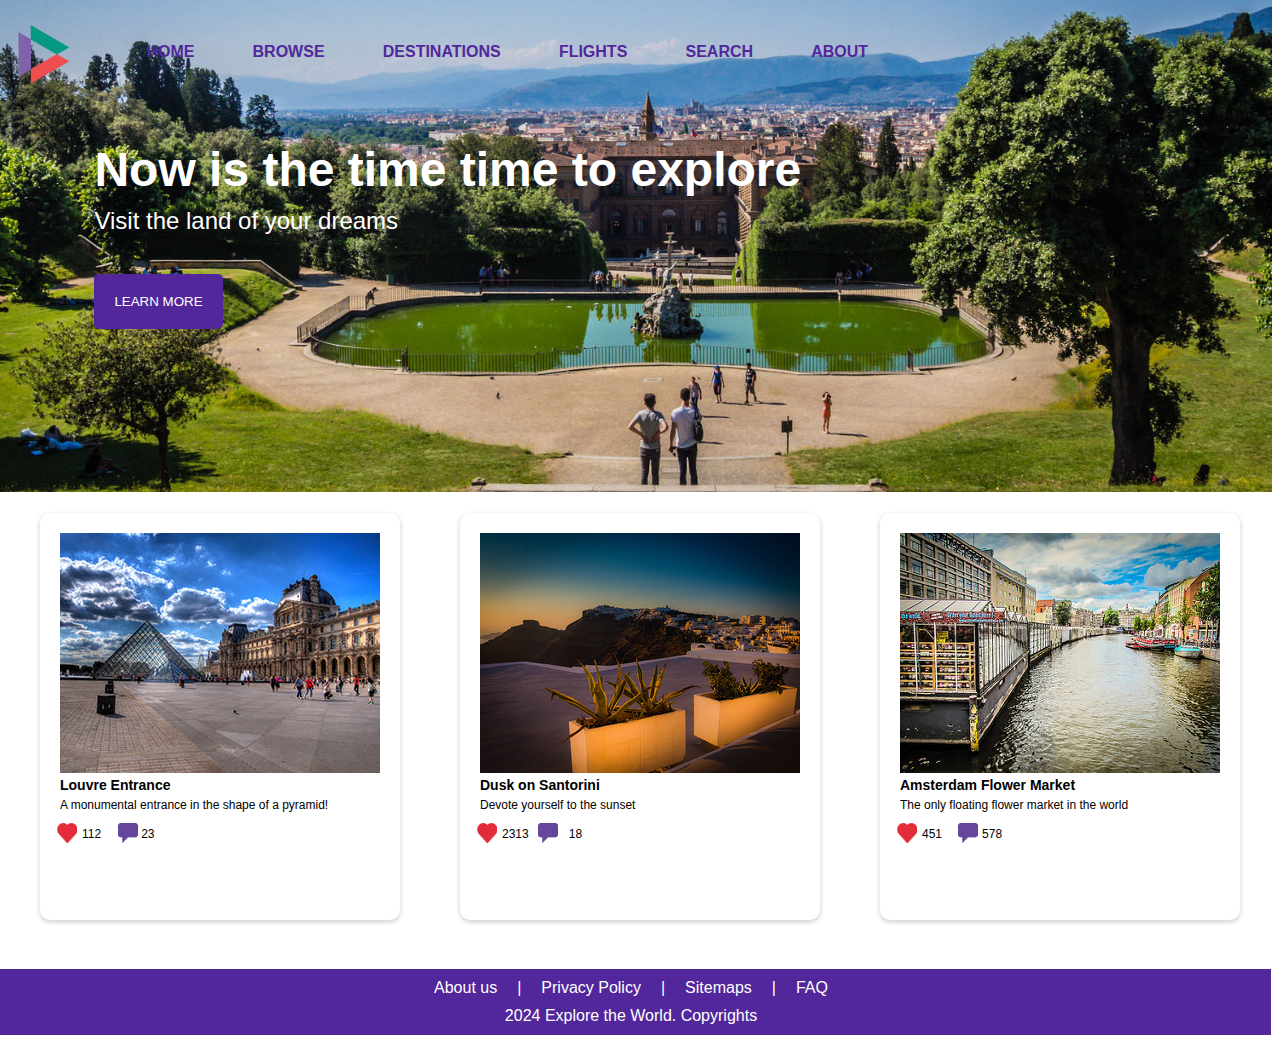
<file: index.html>
<!DOCTYPE html>
<html lang="en">
    <head>
        <link rel="stylesheet" href="style_index.css">
    </head>
    <body>
        <header>
            <nav>
                <ul class="main-menu">
                    <li><a href="index.html">HOME</a></li>
                    <li><a href="#">BROWSE</a></li>
                    <li><a href="#">DESTINATIONS</a></li>
                    <li><a href="#">FLIGHTS</a></li>
                    <li><a href="#">SEARCH</a></li>
                    <li><a href="#">ABOUT</a></li>
                </ul>
            </nav>
            <div id="main-text">
                <h1>Now is the time time to explore</h1>
                <p>Visit the land of your dreams</p>
                <button><a href="#">LEARN MORE</a></button>
            </div>
        </header>
        <section class="cards-section">
            <figure class="card">
                <a href="large-image-1.html">
                    <img src="images/1-small.jpg" alt="Louvre Entrance">
                    <h3>Louvre Entrance</h3>
                    <p>A monumental entrance in the shape of a pyramid!</p>
                    <p class="likes">112<span class="comments">23</span></p>
                </a>
            </figure>
            <figure class="card">
                <a href="large-image-2.html">
                    <img src="images/2-small.jpg" alt="Dusk on Santorini">
                    <h3>Dusk on Santorini</h3>
                    <p>Devote yourself to the sunset</p>
                    <p class="likes">2313<span class="comments">18</span></p>
                </a>
            </figure>
            <figure class="card">
                <a href="large-image-3.html">
                    <img src="images/3-small.jpg" alt="Amsterdam Flower Market">
                    <h3>Amsterdam Flower Market</h3>
                    <p>The only floating flower market in the world</p>
                    <p class="likes">451<span class="comments">578</span></p>
                </a>
            </figure>
        </section>
        <footer>
            <ul class="menu-footer">
                <li><a href="#">About us</a></li>
                <li>|</li>
                <li><a href="#">Privacy Policy</a></li>
                <li>|</li>
                <li><a href="#">Sitemaps</a></li>
                <li>|</li>
                <li><a href="#">FAQ</a></li>
            </ul>
            <p>2024 Explore the World. Copyrights</p>
        </footer>
    </body>
</html>
</file>
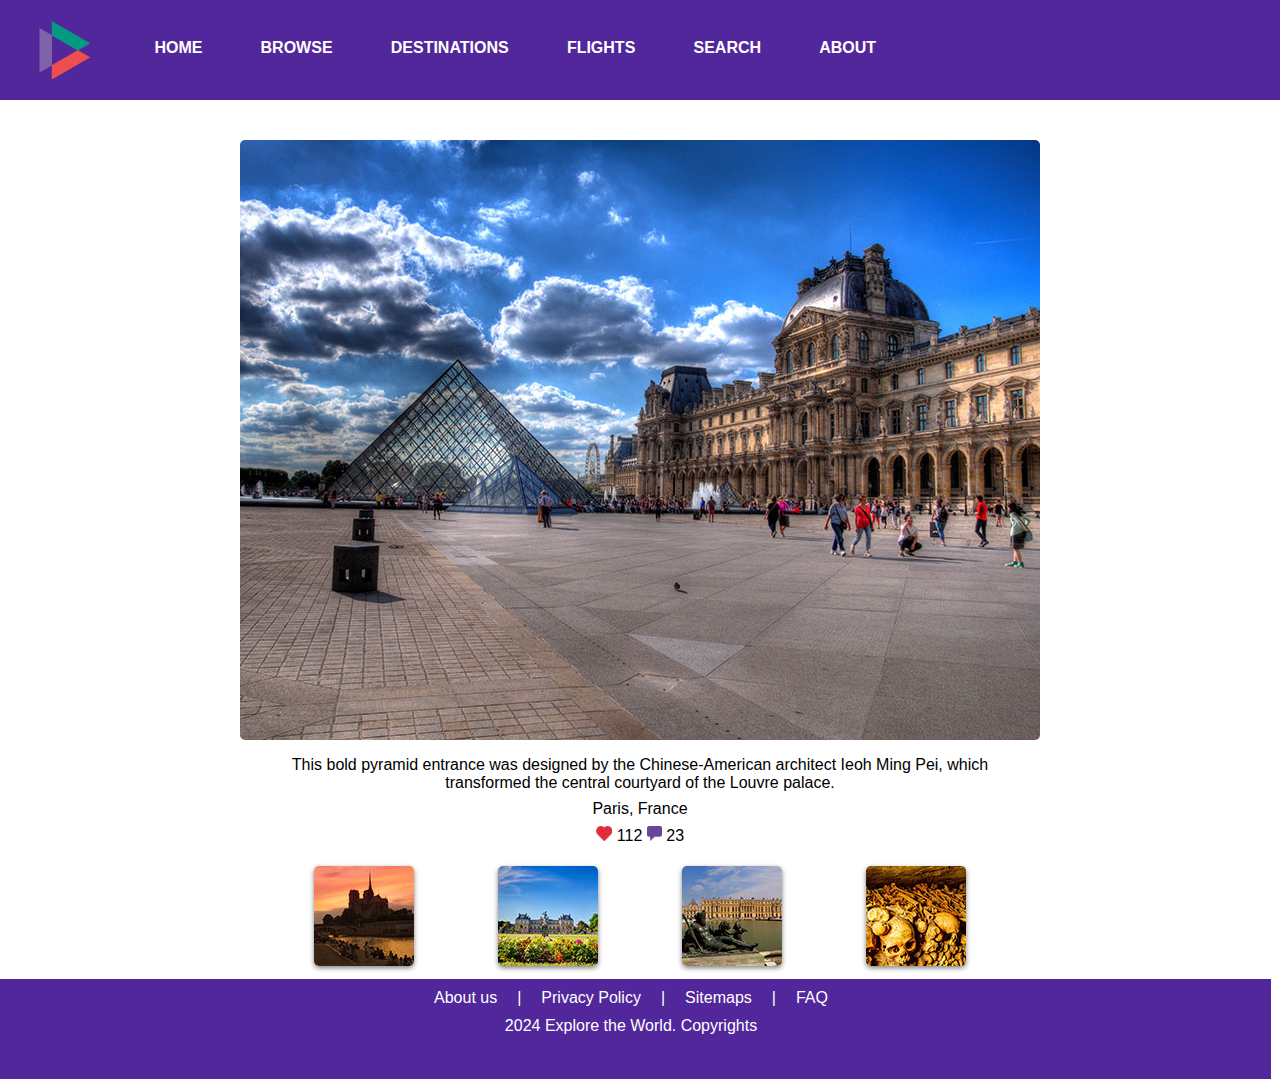
<file: large-image-1.html>
<!DOCTYPE html>
<html lang="en">
    <head>
        <link rel="stylesheet" href="style.css">
    </head>
    <body>
        <header>
                <nav>
                    <ul>
                        <li><a href="index.html">HOME</a></li>
                        <li><a href="#">BROWSE</a></li>
                        <li><a href="#">DESTINATIONS</a></li>
                        <li><a href="#">FLIGHTS</a></li>
                        <li><a href="#">SEARCH</a></li>
                        <li><a href="#">ABOUT</a></li>
                    </ul>
                </nav>
        </header>
        <section>
            <figure class="image">
                <img class="main-img" src="images/1-large.jpg" alt="Louvre Entrance">
                    <ul>
                        <li>
                            This bold pyramid entrance was designed by  the 
                            Chinese-American architect Ieoh Ming Pei, which 
                            transformed the central courtyard of the Louvre palace.
                        </li>
                        <li>Paris, France</li>
                        <li><img src="images/heart.png"> 112 <img src="images/comment.png"> 23</li>
                    </ul>
            </figure>
            <figure class="rel-imgs">
                <ul>
                    <li><img src="images/related-1-1-small-square.jpg" alt="Castle at dusk"></li>
                    <li><img src="images/related-1-2-small-square.jpg" alt="Versaille Palace"></li>
                    <li><img src="images/related-1-3-small-square.jpg" alt="Napoleon Statue"></li>
                    <li><img src="images/related-1-4-small-square.jpg" alt="Catatumbs"></li>
                </ul>
            </figure>
        </section>
        <footer>
            <ul class="menu-footer">
                <li><a href="#">About us</a></li>
                <li>|</li>
                <li><a href="#">Privacy Policy</a></li>
                <li>|</li>
                <li><a href="#">Sitemaps</a></li>
                <li>|</li>
                <li><a href="#">FAQ</a></li>
            </ul>
            <p>2024 Explore the World. Copyrights</p>
        </footer>
    </body>
</html>
</file>
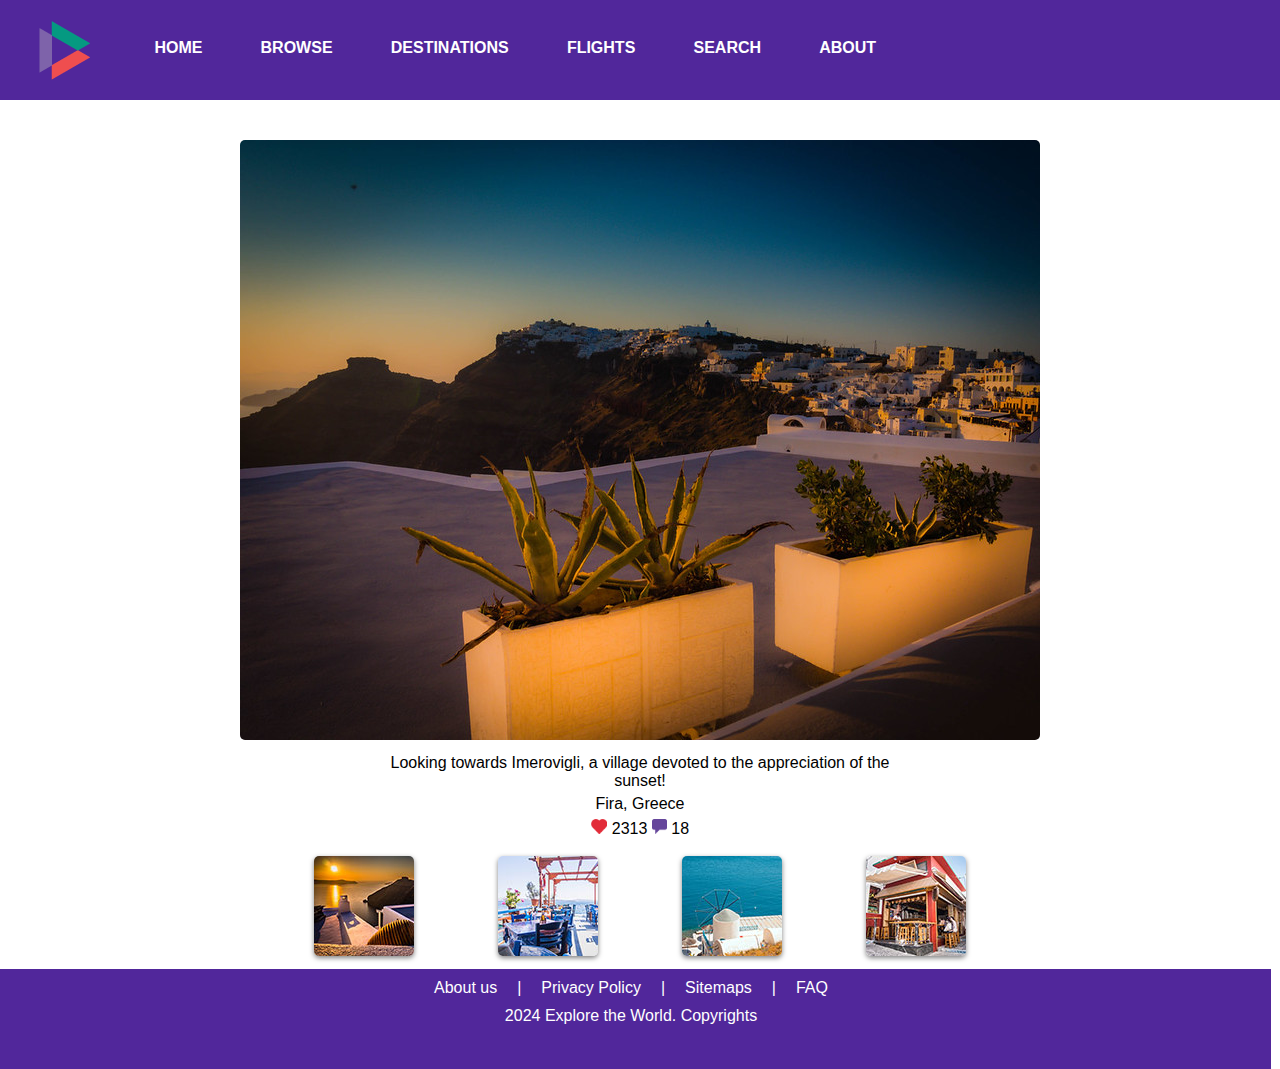
<file: large-image-2.html>
<html lang="en">
    <head>
        <link rel="stylesheet" href="style.css">
    </head>
    <body>
        <header>

                <nav>
                    <ul>
                        <li><a href="index.html">HOME</a></li>
                        <li><a href="#">BROWSE</a></li>
                        <li><a href="#">DESTINATIONS</a></li>
                        <li><a href="#">FLIGHTS</a></li>
                        <li><a href="#">SEARCH</a></li>
                        <li><a href="#">ABOUT</a></li>
                    </ul>
                </nav>
        </header>
        <section>
            <div class="image">
                <img class="main-img"src="images/2-large.jpg" alt="Dusk on Santorini">
                    <ul>
                        <li>Looking towards Imerovigli, a village devoted to the 
                            appreciation of the sunset!</li>
                        <li>Fira, Greece</li>
                        <li><img src="images/heart.png"> 2313 <img src="images/comment.png"> 18</li>
                    </ul>
            </div>
            <div class="rel-imgs">
                <ul>
                    <li><img src="images/related-2-1-small-square.jpg" alt="sunset"></li>
                    <li><img src="images/related-2-2-small-square.jpg" alt="restaurant"></li>
                    <li><img src="images/related-2-3-small-square.jpg" alt="dock"></li>
                    <li><img src="images/related-2-4-small-square.jpg" alt="market"></li>
                </ul>
            </div>
        </section>
        <footer>
            <ul class="menu-footer">
                <li><a href="#">About us</a></li>
                <li>|</li>
                <li><a href="#">Privacy Policy</a></li>
                <li>|</li>
                <li><a href="#">Sitemaps</a></li>
                <li>|</li>
                <li><a href="#">FAQ</a></li>
            </ul>
            <p>2024 Explore the World. Copyrights</p>
        </footer>
    </body>
</html>
</file>
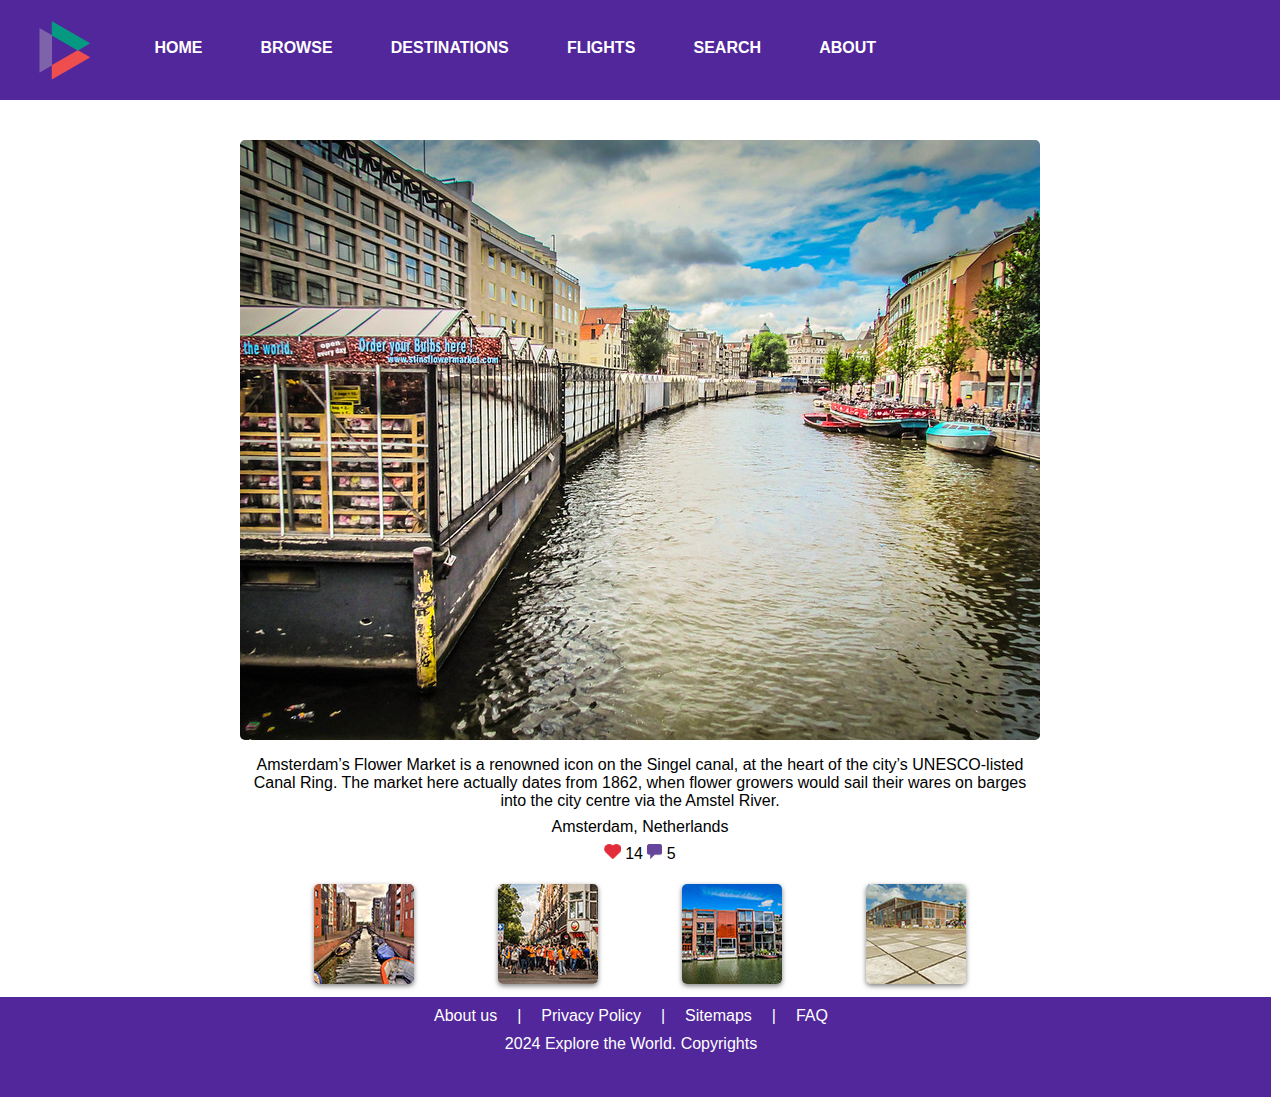
<file: large-image-3.html>
<!DOCTYPE html>
<html lang="en">
    <head>
        <link rel="stylesheet" href="style.css">
    </head>
    <body>
        <header>
                <nav>
                    <ul>
                        <li><a href="index.html">HOME</a></li>
                        <li><a href="#">BROWSE</a></li>
                        <li><a href="#">DESTINATIONS</a></li>
                        <li><a href="#">FLIGHTS</a></li>
                        <li><a href="#">SEARCH</a></li>
                        <li><a href="#">ABOUT</a></li>
                    </ul>
                </nav>
        </header>
        <section>
            <figure class="image">
                <img class="main-img"src="images/3-large.jpg" alt="Amsterdam Flower Market">
                    <ul>
                        <li>Amsterdam’s Flower Market is a renowned icon on the 
                            Singel canal, at the heart of the city’s UNESCO-listed 
                            Canal Ring. The market here actually dates from 1862, 
                            when flower growers would sail their wares on barges 
                            into the city centre via the Amstel River.</li>
                        <li>Amsterdam, Netherlands</li>
                        <li><img src="images/heart.png"> 14 <img src="images/comment.png"> 5</li>
                    </ul>
            </figure>
            <figure class="rel-imgs">
                <ul>
                    <li><img src="images/related-3-1-small-square.jpg" alt="canal"></li>
                    <li><img src="images/related-3-2-small-square.jpg" alt="crowd"></li>
                    <li><img src="images/related-3-3-small-square.jpg" alt="apartments"></li>
                    <li><img src="images/related-3-4-small-square.jpg" alt="plaza"></li>
                </ul>
            </figure>
        </section>
        <footer>
            <ul class="menu-footer">
                <li><a href="#">About us</a></li>
                <li>|</li>
                <li><a href="#">Privacy Policy</a></li>
                <li>|</li>
                <li><a href="#">Sitemaps</a></li>
                <li>|</li>
                <li><a href="#">FAQ</a></li>
            </ul>
            <p>2024 Explore the World. Copyrights</p>
        </footer>
    </body>
</html>
</file>
<file: style_index.css>
/***GENERAL STYLING***/
*{ /*I had a problem with white spaces between the main 
    elements(e.g. <footer> and <section>) and chatGPT told me to try
    this to fix it*/
    margin: 0;
    padding: 0;
    box-sizing: border-box;
}

a, 
h1, 
p,
li{
    color: white;
    font-family: Arial, Helvetica, sans-serif;
    /*fonts: "https://www.w3schools.com/css/css_font.asp"*/
}

body{
    width: 100%;
}

/***NAVIGATION BAR SECTION***/
nav{
    background-image: url(images/logo.png);
    background-size: 60px;
    background-repeat: no-repeat;
    background-position: 2% 80%;

    width: 100%;
    height: 100px;
    padding: 20px;
}

nav ul{
    display: flex;
    flex-wrap: wrap;
    margin-left: 0.5%;
    padding-top: 2.5%;
    padding-left: 70px;
}

nav ul li{
    font-weight: 600;
    padding-left: 5%;
    display: inline-block;
    list-style-type: none;
}

nav a{
    background-color: transparent;
    text-decoration: none;
    color: #51279b;
}

nav a:hover{
    color: #8662c7;
}

/***HEADER SECTION***/
header{
    background-image: url(images/florence.jpg);
    background-size: cover;
    width: 100%;
    min-height: 500px;
    margin: -8px;
}

#main-text{
    margin-top: 50px;
    font-size: 24px;
    margin-left: 8%;
}

#main-text h1{
    font-size: 48px;
    margin-bottom: 10px;
}

#main-text button{
    margin-top: 5%;
    border: none;
}

#main-text a{
    background-color: #51279b;
    text-decoration: none;
    color: white;
    border-radius: 5px;
    font-weight: 400;
    padding: 20px;
}

#main-text a:hover{
    color: lightgray;
}

/***CARDS SECTION***/
.cards-section{
    /*Needed the help of chatGPT to center the cards
      prompt: help me center the cards within a section element */
    display: flex;
    justify-content: center;
    flex-wrap: wrap;
    gap: 20px;

    margin-top: 9px;
    width: 100%;
    padding-bottom: 20px;
}


.card{
    /*how to set two background images: 
    https://www.w3schools.com/css/css3_backgrounds.asp#:~:text=CSS%20allows%20you%20to%20add,is%20closest%20to%20the%20viewer.;*/
    background-image: url(images/heart.png) , url(images/comment.png);
    background-repeat: no-repeat, no-repeat;
    background-position: 5% 80%, 23% 80%;
    background-size: 20px 20px;
    
    display: inline-block;
    background-color: white;
    box-shadow: 0 2px 5px rgba(0, 0, 0, 0.2);
    border-radius: 10px;
    
    width: 360px;
    height: 407px;
    margin: 20px;
    padding: 20px;
}

.card:hover{
    /*opacity: "https://www.w3schools.com/css/css_image_transparency.asp"*/
    opacity: 0.7;
}

.card h3, .card p{
    color: black;
    width: 100%;
}

.card a{
    text-decoration: none;
}

.card h3 {
    font-size: 14px;
}

.card p{
    padding-top: 5px;
    font-size: 12px;
}

.likes, .comments{
    font-size: 12px;
    font-weight: 300;
}

.likes {
    margin-top: 10px;
    margin-left: 22px;
}

.comments{
    margin-left: 40px;
}


/***FOOTER SECTION***/
/*footer inspired from the author Vipen Loka 
  on website: "https://devdevout.com/css/css-footers" */

footer{
    display: inline-block;
    justify-content: center;
    align-items: center;
    flex-direction: column;

    margin-top: 9px;
    margin-left: -9px;
    position: relative;
    width: 100%;
    
    background-color: #51279b;
}

footer p,
.menu-footer{
    position: relative;
    display: flex;
    justify-content: center;
    align-items: center;
    text-align: center;
    margin: 10px 0;
}

.menu-footer li{
    display: inline-block;
    margin: 0 10px;
   
    font-weight: 300;
}

.menu-footer a:hover{
    color: lightgray;
}
.menu-footer a{
    text-decoration: none;
}
</file>
<file: style.css>
/*GENERAL STYLING*/
*{
    margin: 0;
    padding: 0;
    box-sizing: border-box;
}

a, 
h1, 
p,
li{
    color: white;
    font-family: Arial, Helvetica, sans-serif;
    /*https://www.w3schools.com/css/css_font.asp*/
}

body{
    width: 100%;
}

/***NAVIGATION BAR SECTION***/
nav{
    background-image: url(images/logo.png);
    background-size: 60px;
    background-repeat: no-repeat;
    background-position: 3% 50%;
    background-color: #51279b;

    width: 100%;
    height: 100px;
    padding: 20px;
}

nav ul{
    display: flex;
    flex-wrap: wrap;
    margin-left: 0.5%;
    padding-top: 1.5%;
    padding-left: 70px;
}

nav ul li{
    font-weight: 600;
    padding-left: 5%;
    display: inline-block;
    list-style-type: none;
}

nav a{
    background-color: transparent;
    text-decoration: none;
    color: white;
}

nav a:hover{
    color: lightgray;
}

/***IMAGE SECTION***/
section, 
.image{
    display: flex;
    justify-content: center;
    align-items: center;
    flex-direction: column;
    text-align: center;
}

.main-img{
    max-width: 100%;
    margin-top: 5%;
    border-radius: 5px;
}

.image ul{
    max-width: 800px;
    margin-top: 1%;
    list-style: none;
}

.image ul li{
    margin: 1%;
    font-size: 16px;
    font-weight: 400;
    text-align: center;
    color: black;
}

.image ul li img{
    height: 15px;
}

/***RELATED IMAGES SECTION***/
.rel-imgs{
    max-width: 800px;
    margin-top: 1%;  
}

.rel-imgs li{
    display: inline-block;
    
    max-width: 100px;
    max-height: 100px;
    margin-left: 40px;
    margin-right: 40px;
    
    padding: 0;
    box-shadow: 0 2px 5px rgba(0, 0, 0, 0.5);
    border-radius: 5px;
}

.rel-imgs img{
    border-radius: 5px;
}

/*FOOTER SECTION*/
/*footer inspired from the author Vipen Loka 
  on website: https://devdevout.com/css/css-footers*/

footer{
    display: inline-block;
    justify-content: center;
    align-items: center;
    flex-direction: column;

    margin-top: 9px;
    margin-left: -9px;
    min-height: 100px;
    width: 100%;

    background-color: #51279b;
}

.menu-footer,
footer p{
    display: flex;
    justify-content: center;
    align-items: center;

    margin: 10px 0;
    text-decoration: none;
    text-align: center;
}

.menu-footer a{
    text-decoration: none;
}
.menu-footer a:hover{
    color: lightgray;
}

.menu-footer li{
    display: inline-block;
    margin: 0 10px;
    font-weight: 300;
}
</file>
